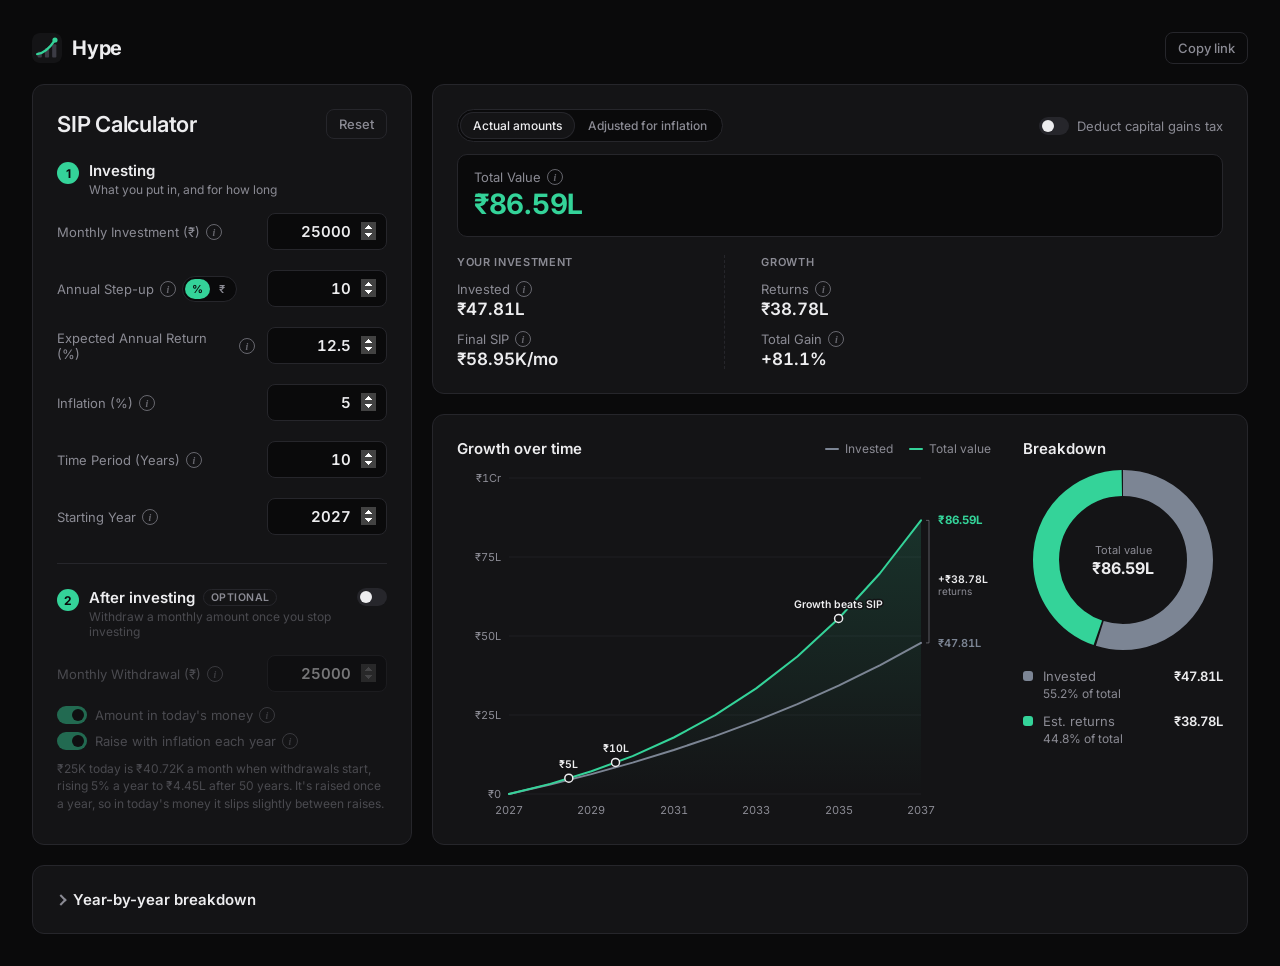
<file: index.html>
<!doctype html>
<html lang="en">
  <head>
    <meta charset="UTF-8" />
    <meta name="viewport" content="width=device-width, initial-scale=1.0" />
    <title>Hype - SIP Calculator</title>
    <link rel="icon" href="favicon.svg" type="image/svg+xml" />
    <link rel="preconnect" href="https://fonts.googleapis.com" />
    <link rel="preconnect" href="https://fonts.gstatic.com" crossorigin />
    <link
      href="https://fonts.googleapis.com/css2?family=Inter:wght@400;500;600;700&display=swap"
      rel="stylesheet"
    />
    <link rel="stylesheet" href="css/base.css" />
    <link rel="stylesheet" href="css/layout.css" />
    <link rel="stylesheet" href="css/inputs.css" />
    <link rel="stylesheet" href="css/results.css" />
    <link rel="stylesheet" href="css/charts.css" />
    <link rel="stylesheet" href="css/table.css" />
  </head>
  <body>
    <header class="navbar">
      <a class="brand" href="index.html">
        <img src="favicon.svg" alt="" width="30" height="30" />
        <span>Hype</span>
      </a>
      <button type="button" class="ghost-btn nav-copy" id="copy-link">
        Copy link
      </button>
    </header>

    <main class="layout">
      <section class="card calculator">
        <div class="calc-head">
          <h1>SIP Calculator</h1>
          <div class="head-actions">
            <button type="button" class="ghost-btn" id="reset">Reset</button>
          </div>
        </div>

        <section class="input-section" aria-labelledby="sec-invest">
          <div class="section-head">
            <span class="section-step" aria-hidden="true">1</span>
            <div>
              <h2 class="section-title" id="sec-invest">Investing</h2>
              <p class="section-sub">What you put in, and for how long</p>
            </div>
          </div>

          <div class="field">
            <div class="field-head">
              <div class="label-wrap">
                <label for="amount">Monthly Investment (₹)</label>
                <button
                  type="button"
                  class="info"
                  aria-label="About Monthly Investment"
                  data-info="The amount you invest every month. With a step-up, this is what you invest in year 1."
                >
                  i
                </button>
              </div>
              <input
                type="number"
                id="amount"
                value="25000"
                min="1000"
                max="100000"
                step="1000"
              />
            </div>
          </div>

          <div class="field">
            <div class="field-head">
              <div class="label-wrap">
                <label for="stepup">Annual Step-up</label>
                <button
                  type="button"
                  class="info"
                  aria-label="About Annual Step-up"
                  data-info="How much you raise your monthly investment each year, as a percentage or a fixed amount. At 10%, ₹10,000 a month becomes ₹11,000 in year 2 and ₹12,100 in year 3. At ₹1,000, it becomes ₹11,000, then ₹12,000. Set 0 for a regular SIP."
                >
                  i
                </button>
                <div
                  class="unit-toggle"
                  role="group"
                  aria-label="Step-up in"
                  data-unit-for="stepup"
                  data-unit="percent"
                >
                  <button type="button" data-unit="percent" aria-pressed="true">
                    %
                  </button>
                  <button type="button" data-unit="amount" aria-pressed="false">
                    ₹
                  </button>
                </div>
              </div>
              <input
                type="number"
                id="stepup"
                value="10"
                min="0"
                max="25"
                step="1"
              />
            </div>
          </div>

          <div class="field">
            <div class="field-head">
              <div class="label-wrap">
                <label for="rate">Expected Annual Return (%)</label>
                <button
                  type="button"
                  class="info"
                  aria-label="About Expected Annual Return"
                  data-info="The yearly return you expect from your investment, compounded monthly. Real returns are not guaranteed and vary from year to year."
                >
                  i
                </button>
              </div>
              <input
                type="number"
                id="rate"
                value="12.5"
                min="0"
                max="30"
                step="0.5"
              />
            </div>
          </div>

          <div class="field">
            <div class="field-head">
              <div class="label-wrap">
                <label for="inflation">Inflation (%)</label>
                <button
                  type="button"
                  class="info"
                  aria-label="About Inflation"
                  data-info="How fast prices rise each year. Used to work out what your final amount would be worth in today's money. Set 0% to ignore it."
                >
                  i
                </button>
              </div>
              <input
                type="number"
                id="inflation"
                value="5"
                min="0"
                max="10"
                step="0.5"
              />
            </div>
          </div>

          <div class="field">
            <div class="field-head">
              <div class="label-wrap">
                <label for="years">Time Period (Years)</label>
                <button
                  type="button"
                  class="info"
                  aria-label="About Time Period"
                  data-info="How many years you keep investing. All results are worked out at the end of this period."
                >
                  i
                </button>
              </div>
              <input type="number" id="years" value="10" min="1" max="40" />
            </div>
          </div>

          <div class="field">
            <div class="field-head">
              <div class="label-wrap">
                <label for="startyear">Starting Year</label>
                <button
                  type="button"
                  class="info"
                  aria-label="About Starting Year"
                  data-info="The calendar year your first payment is made, so the table and chart tooltips show real years. It doesn't change any amounts."
                >
                  i
                </button>
              </div>
              <input
                type="number"
                id="startyear"
                value="2027"
                min="1990"
                max="2050"
                step="1"
              />
            </div>
          </div>
        </section>

        <section
          class="input-section"
          id="sec-after-box"
          aria-labelledby="sec-after"
        >
          <div class="section-head">
            <span class="section-step" aria-hidden="true">2</span>
            <div>
              <h2 class="section-title" id="sec-after">
                After investing <span class="section-tag">Optional</span>
              </h2>
              <p class="section-sub">
                Withdraw a monthly amount once you stop investing
              </p>
            </div>
            <label class="switch section-switch">
              <input
                type="checkbox"
                role="switch"
                id="swp-on"
                data-url
                aria-label="Withdraw after investing"
              />
              <span class="switch-track" aria-hidden="true"></span>
            </label>
          </div>

          <div class="field">
            <div class="field-head">
              <div class="label-wrap">
                <label for="withdrawal">Monthly Withdrawal (₹)</label>
                <button
                  type="button"
                  class="info"
                  aria-label="About Monthly Withdrawal"
                  data-info="Once you stop investing, take out this amount every month (a systematic withdrawal plan, or SWP). The rest stays invested at the same return. Shows how long the money lasts. Set 0 to skip."
                >
                  i
                </button>
              </div>
              <input
                type="number"
                id="withdrawal"
                value="25000"
                min="0"
                max="500000"
                step="1000"
              />
            </div>
            <div class="switches">
              <div class="switch-row">
                <label class="switch">
                  <input
                    type="checkbox"
                    role="switch"
                    id="withdrawal-today"
                    data-url
                    checked
                  />
                  <span class="switch-track" aria-hidden="true"></span>
                  Amount in today's money
                </label>
                <button
                  type="button"
                  class="info"
                  aria-label="About Amount in today's money"
                  data-info="On: type what you'd want to spend at today's prices, and it's scaled up by inflation to what that costs when withdrawals start. Off: the amount is taken out as it is."
                >
                  i
                </button>
              </div>
              <div class="switch-row">
                <label class="switch">
                  <input
                    type="checkbox"
                    role="switch"
                    id="withdrawal-rise"
                    data-url
                    checked
                  />
                  <span class="switch-track" aria-hidden="true"></span>
                  Raise with inflation each year
                </label>
                <button
                  type="button"
                  class="info"
                  aria-label="About Raise with inflation"
                  data-info="On: the withdrawal goes up by the inflation rate every year, so it keeps buying the same amount. Off: it stays the same, and buys less each year."
                >
                  i
                </button>
              </div>
            </div>
            <p class="field-note" id="withdrawal-note" hidden></p>
          </div>
        </section>
      </section>

      <div class="side">
        <section class="card result" aria-label="Results">
          <div class="view-bar">
            <div class="tabs" role="tablist" aria-label="Show amounts as">
              <button
                type="button"
                class="tab"
                role="tab"
                id="view-tab-total"
                aria-selected="true"
                data-mode="total"
              >
                Actual amounts
              </button>
              <button
                type="button"
                class="tab"
                role="tab"
                id="view-tab-real"
                aria-selected="false"
                data-mode="real"
                tabindex="-1"
              >
                Adjusted for inflation
              </button>
            </div>
            <label class="switch">
              <input type="checkbox" role="switch" id="ltcg" data-url />
              <span class="switch-track" aria-hidden="true"></span>
              Deduct capital gains tax
            </label>
          </div>
          <!-- Headline: what the investment is worth at the end -->
          <div class="top-row">
            <div class="result-hero">
              <div class="hero-main">
                <span class="label-wrap"
                  ><span id="total-label">Total Value</span>
                  <button
                    type="button"
                    class="info"
                    aria-label="About Total Value"
                    data-info="The estimated value of your investment at the end of the period. Under 'Adjusted for inflation' it is shown at today's prices: roughly what it could buy now."
                  >
                    i
                  </button>
                </span>
                <span class="hero-value" id="total">-</span>
              </div>
            </div>
          </div>

          <section class="result-group" aria-labelledby="group-invest">
            <h3 class="group-title" id="group-invest">Your investment</h3>
            <p>
              <span class="label-wrap"
                >Invested
                <button
                  type="button"
                  class="info"
                  aria-label="About Invested"
                  data-info="Everything you put in: all your monthly payments, including step-ups."
                >
                  i
                </button>
              </span>
              <span id="invested">-</span>
            </p>
            <p>
              <span class="label-wrap"
                ><span class="final-sip-label">Final SIP</span>
                <button
                  type="button"
                  class="info"
                  aria-label="About Final SIP"
                  data-info="What you invest each month in the last year, after all the step-ups. Same as your starting amount if step-up is 0%."
                >
                  i
                </button>
              </span>
              <span id="final-sip">-</span>
            </p>
          </section>

          <section class="result-group" aria-labelledby="group-growth">
            <h3 class="group-title" id="group-growth">Growth</h3>
            <p>
              <span class="label-wrap"
                >Returns
                <button
                  type="button"
                  class="info"
                  aria-label="About Returns"
                  data-info="What your money earned: Total Value minus what you invested."
                >
                  i
                </button>
              </span>
              <span id="returns">-</span>
            </p>
            <p>
              <span class="label-wrap"
                >Total Gain
                <button
                  type="button"
                  class="info"
                  aria-label="About Total Gain"
                  data-info="How much your money grew overall: Returns as a percentage of what you invested."
                >
                  i
                </button>
              </span>
              <span id="gain">-</span>
            </p>
          </section>

          <section
            class="result-group"
            aria-labelledby="group-tax"
            id="tax-box"
            hidden
          >
            <h3 class="group-title" id="group-tax">
              <span class="label-wrap"
                >LTCG tax
                <button
                  type="button"
                  class="info"
                  aria-label="About capital gains tax"
                  data-info="Equity mutual funds held over a year pay 12.5% tax (LTCG) on gains above ₹1.25 lakh in a year. 'If sold all at once' is what you would pay selling everything at the end of investing. 'With SWP' is the total paid with monthly withdrawals over the years: each withdrawal is part cost, part gain, and the year's tax comes out of the money left, so Withdrawn is before it. Simplified: every unit is treated as held over a year, and no surcharge or other income is counted."
                >
                  i
                </button>
              </span>
            </h3>
            <div id="tax-lump">
              <p>
                <span class="label-wrap">If sold all at once</span>
                <span id="tax-lump-value">-</span>
              </p>
            </div>
            <div id="tax-swp" hidden>
              <p>
                <span class="label-wrap">With SWP</span>
                <span id="tax-swp-value">-</span>
              </p>
            </div>
          </section>

          <section
            class="result-group"
            aria-labelledby="group-withdraw"
            id="withdraw-group"
            hidden
          >
            <h3 class="group-title" id="group-withdraw">Withdrawals</h3>
            <p>
              <span class="label-wrap"
                >Money lasts
                <button
                  type="button"
                  class="info"
                  aria-label="About Money lasts"
                  data-info="How long your monthly withdrawals can go on after you stop investing, before the money runs out, including any yearly rises. Checked for up to 50 years."
                >
                  i
                </button>
              </span>
              <span id="lasts">-</span>
            </p>
            <p>
              <span class="label-wrap"
                >Withdrawn
                <button
                  type="button"
                  class="info"
                  aria-label="About Withdrawn"
                  data-info="Everything you take out until the money runs out. If it lasts more than 50 years, this covers all 50, the same years shown in the chart and the table."
                >
                  i
                </button>
              </span>
              <span id="withdrawn">-</span>
            </p>
          </section>
        </section>

        <section class="card charts">
          <div class="charts-panel" id="charts-panel">
            <div class="chart-block">
              <div class="chart-head">
                <h2>Growth over time</h2>
                <div class="legend">
                  <span
                    ><i class="swatch line invested"></i
                    ><span>Invested</span></span
                  >
                  <span
                    ><i class="swatch line value"></i
                    ><span id="legend-value">Total value</span></span
                  >
                </div>
              </div>
              <div class="chart" id="line-chart"></div>
            </div>

            <div class="chart-block">
              <div class="chart-head">
                <h2>Breakdown</h2>
              </div>
              <div class="pie-wrap">
                <div class="chart" id="pie-chart"></div>
                <div class="legend vertical" id="pie-legend"></div>
              </div>
            </div>
          </div>
        </section>
      </div>

      <section class="card table-card">
        <details class="table-block">
          <summary id="table-title">Year-by-year breakdown</summary>
          <div class="details-body">
            <div class="table-actions">
              <button type="button" class="ghost-btn" id="download-csv">
                Download CSV
              </button>
            </div>
            <div class="table-wrap">
              <table>
                <caption class="visually-hidden">
                  Year-by-year SIP breakdown
                </caption>
                <thead>
                  <tr id="year-head"></tr>
                </thead>
                <tbody id="year-table"></tbody>
              </table>
            </div>
          </div>
        </details>
      </section>
    </main>

    <div class="tooltip" id="tooltip" role="status"></div>
    <script src="js/format.js"></script>
    <script src="js/simulate.js"></script>
    <script src="js/dom.js"></script>
    <script src="js/animate.js"></script>
    <script src="js/tooltip.js"></script>
    <script src="js/line-chart.js"></script>
    <script src="js/controls.js"></script>
    <script src="js/state.js"></script>
    <script src="js/growth-chart.js"></script>
    <script src="js/pie-chart.js"></script>
    <script src="js/results.js"></script>
    <script src="js/table.js"></script>
    <script src="js/main.js"></script>
  </body>
</html>
</file>
<file: css/base.css>
:root {
  color-scheme: dark;

  --bg: #0a0a0b;
  --surface: #141416;
  --border: #26262b;
  --grid: #1f1f23;
  --text: #ededef;
  --muted: #8b8b94;

  --accent: #34d399;
  --accent-glow: rgba(52, 211, 153, 0.18);

  --tooltip-bg: #1c1c20;
  --row-hover: #19191c;
  --shadow: rgba(0, 0, 0, 0.45);

  /* Chart series: invested is a quiet neutral, growth gets the accent */
  --series-invested: #7c8594;
  --series-value: var(--accent);
}

* {
  box-sizing: border-box;
}

input,
button {
  font-family: inherit;
}

.ghost-btn {
  padding: 6px 12px;
  font-size: 13px;
  font-weight: 500;
  color: var(--muted);
  background: transparent;
  border: 1px solid var(--border);
  border-radius: 8px;
  cursor: pointer;
  transition:
    color 0.15s,
    border-color 0.15s;
}

.ghost-btn:hover,
.ghost-btn:focus-visible {
  color: var(--accent);
  border-color: var(--accent);
  outline: none;
}

h3 {
  display: flex;
  align-items: center;
  gap: 8px;
  margin: 0;
  font-size: 15px;
  font-weight: 600;
}

body {
  font-family:
    "Inter",
    system-ui,
    -apple-system,
    "Segoe UI",
    Roboto,
    sans-serif;
  background: var(--bg);
  color: var(--text);
  min-height: 100vh;
  margin: 0;
  padding: 16px;
  display: flex;
  flex-direction: column;
  align-items: center;
}

.card {
  background: var(--surface);
  border: 1px solid var(--border);
  border-radius: 12px;
  padding: 24px;
  min-width: 0;
}

h1 {
  margin: 0 0 8px;
  font-size: 22px;
  font-weight: 600;
  letter-spacing: -0.01em;
}

h2 {
  margin: 0;
  font-size: 15px;
  font-weight: 600;
}

.label-wrap {
  display: inline-flex;
  align-items: center;
  gap: 6px;
}

.info {
  flex-shrink: 0;
  width: 16px;
  height: 16px;
  padding: 0;
  border: 1px solid var(--muted);
  border-radius: 50%;
  background: transparent;
  color: var(--muted);
  font:
    italic 600 10px/16px Georgia,
    serif;
  text-align: center;
  cursor: help;
  opacity: 0.7;
  transition:
    color 0.15s,
    border-color 0.15s,
    opacity 0.15s;
}

.info:hover,
.info:focus-visible {
  color: var(--accent);
  border-color: var(--accent);
  opacity: 1;
  outline: none;
}

.tt-text {
  line-height: 1.45;
  color: var(--text);
}

.visually-hidden {
  position: absolute;
  width: 1px;
  height: 1px;
  overflow: hidden;
  clip: rect(0 0 0 0);
  white-space: nowrap;
}

.tooltip {
  position: fixed;
  z-index: 10;
  pointer-events: none;
  background: var(--tooltip-bg);
  border: 1px solid var(--border);
  border-radius: 8px;
  padding: 8px 10px;
  font-size: 12px;
  color: var(--text);
  box-shadow: 0 6px 20px var(--shadow);
  opacity: 0;
  transition: opacity 0.1s;
  min-width: 150px;
  max-width: 240px;
}

.tooltip.show {
  opacity: 1;
}

.tooltip .tt-title {
  color: var(--muted);
  margin-bottom: 6px;
}

.tooltip .tt-row {
  display: flex;
  align-items: center;
  gap: 6px;
  margin-top: 3px;
}

.tooltip .tt-row b {
  margin-left: auto;
  padding-left: 12px;
  font-variant-numeric: tabular-nums;
}

/* Cards fade and rise in when the page opens, one after another */
@keyframes card-in {
  from {
    opacity: 0;
    transform: translateY(12px);
  }
  to {
    opacity: 1;
    transform: none;
  }
}

.card {
  animation: card-in 0.55s cubic-bezier(0.2, 0.7, 0.3, 1) both;
}

.side > .card:nth-child(1) {
  animation-delay: 0.09s;
}

.side > .card:nth-child(2) {
  animation-delay: 0.18s;
}

.layout > .table-card {
  animation-delay: 0.27s;
}

/* Respect "reduce motion" system settings */
@media (prefers-reduced-motion: reduce) {
  .card {
    animation: none;
  }
}

.tooltip .tt-milestone {
  margin-top: 6px;
  color: var(--accent);
  font-weight: 600;
}

.tooltip .tt-sep {
  margin: 6px 0 2px;
  border-top: 1px solid var(--border);
}
</file>
<file: css/layout.css>
.calc-head {
  display: flex;
  justify-content: space-between;
  align-items: center;
  gap: 12px;
}

.calc-head h1 {
  margin: 0;
}

.head-actions {
  display: flex;
  gap: 8px;
}

.layout {
  width: 100%;
  max-width: 1280px;
  display: grid;
  grid-template-columns: 380px 1fr;
  gap: 20px;
  align-items: start;
}

/* On wide screens the inputs card and the column beside it end at the same height:
   whichever is shorter stretches, with its last card (or the inputs card's buttons) taking up the slack.

   Narrower, the charts stack and the right column gets much taller, so each side keeps its own height. */
@media (min-width: 1180px) {
  .layout {
    align-items: stretch;
  }

  .side > .card:last-child {
    flex: 1;
  }
}

@media (min-width: 900px) {
  body {
    padding: 32px;
  }
}

@media (max-width: 760px) {
  .layout {
    grid-template-columns: 1fr;
    max-width: 480px;
  }
}

.side {
  display: flex;
  flex-direction: column;
  gap: 20px;
  min-width: 0;
  container-type: inline-size;
}

/* Navbar: logo and name on the left, "Copy link" on the right */
.navbar {
  width: 100%;
  max-width: 1280px;
  display: flex;
  flex-wrap: wrap;
  align-items: center;
  gap: 12px 16px;
  margin-bottom: 20px;
}

.brand {
  display: flex;
  align-items: center;
  gap: 10px;
  margin-right: auto;
  font-size: 20px;
  font-weight: 700;
  letter-spacing: -0.01em;
  color: var(--text);
  text-decoration: none;
}

.brand img {
  display: block;
  border-radius: 8px;
}

.nav-copy {
  padding: 7px 12px;
}

/* The navbar lines up with the page below it */
@media (max-width: 760px) {
  .navbar {
    max-width: 480px;
  }
}
</file>
<file: css/inputs.css>
.field {
  margin-top: 20px;
}

.field-head {
  display: flex;
  justify-content: space-between;
  align-items: center;
  gap: 12px;
}

label {
  font-size: 13px;
  color: var(--muted);
}

/* Up/down arrows: always visible (Chrome/Edge hide them until hover), with a gap before them */
input[type="number"]::-webkit-inner-spin-button,
input[type="number"]::-webkit-outer-spin-button {
  opacity: 1;
  margin-left: 10px;
}

input[type="number"] {
  width: 120px;
  flex-shrink: 0;
  padding: 8px 10px;
  text-align: right;
  font-size: 15px;
  font-weight: 600;
  font-variant-numeric: tabular-nums;
  color: var(--text);
  background: var(--bg);
  border: 1px solid var(--border);
  border-radius: 8px;
  outline: none;
  transition:
    border-color 0.15s,
    box-shadow 0.15s;
}

input[type="number"]:focus {
  border-color: var(--accent);
  box-shadow: 0 0 0 3px var(--accent-glow);
}

/* Small "% / ₹" switch beside the step-up label */
.unit-toggle {
  display: inline-flex;
  padding: 2px;
  background: var(--bg);
  border: 1px solid var(--border);
  border-radius: 999px;
}

.unit-toggle button {
  min-width: 24px;
  padding: 1px 7px;
  font: inherit;
  font-size: 11px;
  font-weight: 600;
  line-height: 18px;
  color: var(--muted);
  background: transparent;
  border: none;
  border-radius: 999px;
  cursor: pointer;
  transition:
    background-color 0.2s,
    color 0.2s;
}

.unit-toggle button:hover {
  color: var(--text);
}

.unit-toggle button[aria-pressed="true"] {
  color: var(--bg);
  background: var(--accent);
}

.unit-toggle button:focus-visible {
  outline: 2px solid var(--accent);
  outline-offset: 1px;
}

/* Inputs card: "1 Investing" and "2 After investing", each with a numbered heading */
.input-section {
  margin-top: 22px;
}

.input-section + .input-section {
  margin-top: 28px;
  padding-top: 24px;
  border-top: 1px solid var(--border);
}

.section-head {
  display: flex;
  align-items: flex-start;
  gap: 10px;
}

.section-step {
  flex-shrink: 0;
  display: grid;
  place-items: center;
  width: 22px;
  height: 22px;
  margin-top: 1px;
  border-radius: 50%;
  font-size: 12px;
  font-weight: 700;
  color: var(--bg);
  background: var(--accent);
}

.section-title {
  display: flex;
  align-items: center;
  gap: 8px;
  margin: 0;
  font-size: 15px;
  font-weight: 600;
}

.section-tag {
  padding: 1px 7px;
  font-size: 10.5px;
  font-weight: 600;
  letter-spacing: 0.04em;
  text-transform: uppercase;
  color: var(--muted);
  border: 1px solid var(--border);
  border-radius: 999px;
}

.section-sub {
  margin: 2px 0 0;
  font-size: 12px;
  color: var(--muted);
}

.section-head + .field {
  margin-top: 16px;
}

/* Keep "Step-up" on one line next to its % / ₹ switch */
.label-wrap:has(.unit-toggle) label {
  white-space: nowrap;
}

/* Narrower number boxes on phones */
@media (max-width: 420px) {
  input[type="number"] {
    width: 100px;
  }
}

/* On/off switches under the withdrawal box */
.switches {
  display: flex;
  flex-direction: column;
  gap: 8px;
  margin-top: 14px;
}

.switches[hidden] {
  display: none;
}

.switch-row {
  display: flex;
  align-items: center;
  gap: 6px;
}

.switch {
  display: flex;
  align-items: center;
  gap: 8px;
  font-size: 13px;
  color: var(--muted);
  cursor: pointer;
}

.switch input {
  position: absolute;
  opacity: 0;
  width: 1px;
  height: 1px;
}

.switch-track {
  position: relative;
  flex-shrink: 0;
  width: 30px;
  height: 18px;
  border-radius: 999px;
  background: var(--border);
  transition: background-color 0.2s;
}

.switch-track::after {
  content: "";
  position: absolute;
  top: 3px;
  left: 3px;
  width: 12px;
  height: 12px;
  border-radius: 50%;
  background: var(--text);
  transition: transform 0.2s;
}

.switch input:checked + .switch-track {
  background: var(--accent);
}

.switch input:checked + .switch-track::after {
  transform: translateX(12px);
  background: var(--bg);
}

.switch input:focus-visible + .switch-track {
  outline: 2px solid var(--accent);
  outline-offset: 2px;
}

.switch:hover {
  color: var(--text);
}

.field-note {
  margin: 10px 0 0;
  font-size: 12px;
  line-height: 1.45;
  color: var(--muted);
}

@media (prefers-reduced-motion: reduce) {
  .switch-track,
  .switch-track::after {
    transition: none;
  }
}

.section-switch {
  margin-left: auto;
  flex-shrink: 0;
}

.input-section.is-off .field,
.input-section.is-off .section-sub {
  opacity: 0.45;
}
</file>
<file: css/results.css>
.result {
  display: grid;
  grid-template-columns: 1fr;
}

/* Headline: total value at the end */
.result-hero {
  display: flex;
  flex-wrap: wrap;
  align-items: center;
  justify-content: space-between;
  gap: 12px 16px;
  padding: 14px 16px;
  background: var(--bg);
  border: 1px solid var(--border);
  border-radius: 10px;
}

.hero-main {
  display: flex;
  flex-direction: column;
  gap: 2px;
}

.result-hero .label-wrap {
  font-size: 13px;
  color: var(--muted);
}

.hero-value {
  font-size: 28px;
  font-weight: 700;
  line-height: 1.25;
  letter-spacing: -0.01em;
  color: var(--accent);
  font-variant-numeric: tabular-nums;
}

/* Groups of related results, each with a small heading */
.result-group {
  margin-top: 18px;
}

.result-group + .result-group {
  padding-top: 14px;
  border-top: 1px dashed var(--border);
}

.result .group-title {
  display: block;
  margin: 0 0 4px;
  font-size: 11px;
  font-weight: 600;
  letter-spacing: 0.06em;
  text-transform: uppercase;
  color: var(--muted);
}

.result-group p {
  display: flex;
  justify-content: space-between;
  align-items: center;
  margin: 8px 0;
  color: var(--muted);
  font-size: 14px;
}

.result-group p span[id] {
  color: var(--text);
  font-weight: 500;
  font-variant-numeric: tabular-nums;
}

/* With room to spare, the groups sit side by side under the headline */
@container (min-width: 600px) {
  /* Three columns, or four when tax and withdrawals are both shown */
  .result {
    grid-template-columns: repeat(3, minmax(0, 1fr));
    column-gap: 36px;
  }

  .result-group + .result-group {
    padding-top: 0;
    padding-left: 36px;
    border-top: none;
    border-left: 1px dashed var(--border);
  }

  /* Four groups: four snug columns */
  .result:has(#tax-box:not([hidden])):has(#withdraw-group:not([hidden])) {
    grid-template-columns: repeat(4, minmax(0, 1fr));
    column-gap: 20px;
  }

  .result:has(#tax-box:not([hidden])):has(#withdraw-group:not([hidden]))
    .result-group
    + .result-group {
    padding-left: 20px;
  }

  .result-group p {
    flex-direction: column;
    align-items: flex-start;
    gap: 2px;
    margin: 12px 0 0;
    font-size: 13px;
  }

  .result-group p span[id] {
    font-size: 17px;
    font-weight: 600;
    white-space: nowrap;
  }
}

/* View tabs at the top of the results (segmented control) */
.tabs {
  display: inline-flex;
  gap: 2px;
  padding: 3px;
  background: var(--bg);
  border: 1px solid var(--border);
  border-radius: 999px;
}

.tab {
  padding: 5px 12px;
  font-size: 12px;
  font-weight: 500;
  color: var(--muted);
  background: transparent;
  border: none;
  border-radius: 999px;
  cursor: pointer;
  transition:
    background-color 0.2s,
    color 0.2s;
}

.tab:hover {
  color: var(--text);
}

.tab[aria-selected="true"] {
  color: var(--text);
  background: var(--surface);
  box-shadow: 0 0 0 1px var(--border);
}

.tab:focus-visible {
  outline: 2px solid var(--accent);
  outline-offset: 1px;
}

/* Bar at the top of the results: the view tabs, and the tax switch beside them */
.view-bar {
  grid-column: 1 / -1;
  display: flex;
  flex-wrap: wrap;
  align-items: center;
  justify-content: space-between;
  gap: 10px 16px;
  margin-bottom: 12px;
}

.top-row {
  grid-column: 1 / -1;
  display: flex;
  flex-wrap: wrap;
  gap: 12px;
}

.top-row .result-hero {
  flex: 1 1 200px;
}

.lasts-year {
  margin-left: 4px;
  font-size: 12px;
  font-weight: 400;
  color: var(--muted);
}
</file>
<file: css/charts.css>
.charts {
  display: flex;
  flex-direction: column;
  gap: 28px;
}

.chart-head {
  display: flex;
  justify-content: space-between;
  align-items: center;
  flex-wrap: wrap;
  gap: 8px 16px;
  margin-bottom: 12px;
}

.chart {
  position: relative;
  width: 100%;
}

.chart svg {
  display: block;
  overflow: visible;
}

.chart text {
  font-family: inherit;
  font-size: 11px;
  fill: var(--muted);
  font-variant-numeric: tabular-nums;
}

.legend {
  display: flex;
  flex-wrap: wrap;
  gap: 6px 16px;
  font-size: 12px;
  color: var(--muted);
}

.legend span {
  display: inline-flex;
  align-items: center;
  gap: 6px;
}

.swatch {
  display: inline-block;
  width: 10px;
  height: 10px;
  border-radius: 3px;
}

.swatch.line {
  width: 14px;
  height: 2px;
  border-radius: 1px;
}

.swatch.invested {
  background: var(--series-invested);
}

.swatch.value,
.swatch.returns {
  background: var(--series-value);
}

/* Pie with its legend beside it; on phones, and when the pie sits beside the line chart, the legend goes below */
.pie-wrap {
  display: grid;
  grid-template-columns: 180px 1fr;
  gap: 24px;
  align-items: center;
}

@media (max-width: 420px) {
  .pie-wrap {
    grid-template-columns: 1fr;
    justify-items: center;
  }

  .pie-wrap .legend {
    width: 100%;
    max-width: 260px;
  }
}

.legend.vertical {
  flex-direction: column;
  gap: 12px;
  font-size: 13px;
}

.legend.vertical .row {
  display: grid;
  grid-template-columns: 10px 1fr auto;
  align-items: center;
  gap: 8px 10px;
}

.legend.vertical .val {
  color: var(--text);
  font-weight: 600;
  font-variant-numeric: tabular-nums;
}

.legend.vertical .pct {
  grid-column: 2 / 4;
  margin-top: -6px;
  font-size: 12px;
}

#pie-chart {
  width: 180px;
}

.pie-center-label {
  font-size: 11px;
}

.pie-center-value {
  font-size: 16px !important;
  font-weight: 700;
  fill: var(--text) !important;
}

.charts-panel {
  display: flex;
  flex-direction: column;
  gap: 28px;
}

/* With room to spare, the pie sits beside the line chart */
@container (min-width: 700px) {
  .charts-panel {
    display: grid;
    grid-template-columns: minmax(0, 1fr) 200px;
    gap: 32px;
    align-items: stretch;
  }

  .pie-wrap {
    grid-template-columns: 1fr;
    justify-items: center;
    gap: 18px;
  }

  .pie-wrap .legend {
    width: 100%;
  }
}

/* When the charts card is stretched to match the inputs, the line chart grows into the extra room
   (growth-chart.js measures #line-chart before drawing) */
.charts > .charts-panel {
  flex: 1;
}

.charts-panel > .chart-block:first-child {
  display: flex;
  flex-direction: column;
}

#line-chart {
  flex: 1;
  min-height: 200px;
}

/* Milestone markers on the growth chart */
.chart .chart-marker-label {
  font-size: 10.5px;
  font-weight: 600;
  fill: var(--text);
}

.chart .chart-divider-label {
  font-size: 10.5px;
}

@keyframes marker-in {
  from {
    opacity: 0;
  }
  to {
    opacity: 1;
  }
}

.chart-marker {
  animation: marker-in 0.3s ease-out both;
}

@media (prefers-reduced-motion: reduce) {
  .chart-marker {
    animation: none;
  }
}

/* Growth chart: labels at the end of the lines */
.chart .chart-end-value {
  font-size: 11.5px;
  font-weight: 700;
  fill: var(--series-value);
}

.chart .chart-end-invested {
  font-size: 11px;
  font-weight: 600;
  fill: var(--series-invested);
}

.chart .chart-end-gap {
  font-size: 10.5px;
  font-weight: 600;
  fill: var(--text);
}

.chart .chart-end-gap-note {
  font-size: 10px;
}

/* A thin outline in the card colour keeps chart labels readable where they cross a line */
.chart .chart-marker-label,
.chart .chart-divider-label,
.chart [class^="chart-end"] {
  paint-order: stroke;
  stroke: var(--surface);
  stroke-width: 3px;
  stroke-linejoin: round;
}
</file>
<file: css/table.css>
.table-actions {
  display: flex;
  justify-content: flex-end;
  margin-top: 12px;
}

.table-card {
  grid-column: 1 / -1;
}

.table-block summary {
  cursor: pointer;
  font-size: 15px;
  font-weight: 600;
  list-style: none;
  display: flex;
  align-items: center;
  gap: 8px;
  border-radius: 6px;
}

.table-block summary::-webkit-details-marker {
  display: none;
}

.table-block summary::before {
  content: "";
  width: 6px;
  height: 6px;
  border-right: 2px solid var(--muted);
  border-bottom: 2px solid var(--muted);
  transform: rotate(-45deg);
  transition: transform 0.15s;
}

.table-block[open] summary::before {
  transform: rotate(45deg);
}

.table-block summary:hover::before {
  border-color: var(--accent);
}

.table-block summary:focus-visible {
  outline: 2px solid var(--accent);
  outline-offset: 4px;
}

.table-wrap {
  margin-top: 8px;
  overflow-x: auto; /* the whole table shows; only phones scroll it sideways */
  border: 1px solid var(--border);
  border-radius: 8px;
}

table {
  width: 100%;
  border-collapse: collapse;
  font-size: 13px;
  font-variant-numeric: tabular-nums;
  white-space: nowrap;
}

th,
td {
  padding: 8px 8px;
  text-align: right;
}

th:first-child,
td:first-child {
  padding-left: 12px;
}

th:last-child,
td:last-child {
  padding-right: 12px;
}

th:first-child,
td:first-child {
  text-align: left;
}

thead th {
  background: var(--surface);
  color: var(--muted);
  font-weight: 500;
  font-size: 12px;
  border-bottom: 1px solid var(--border);
}

tbody tr + tr > * {
  border-top: 1px solid var(--grid);
}

tbody tr:hover > * {
  background: var(--row-hover);
}

tbody th {
  font-weight: 500;
  color: var(--muted);
}

/* The year-by-year table's sliding panel (see animateDetails in js/animate.js) */
.details-body {
  overflow: hidden;
}

/* Year-by-year table: a line where the withdrawal years start */
tbody tr.phase-start > * {
  border-top: 2px solid var(--accent) !important;
}
</file>
